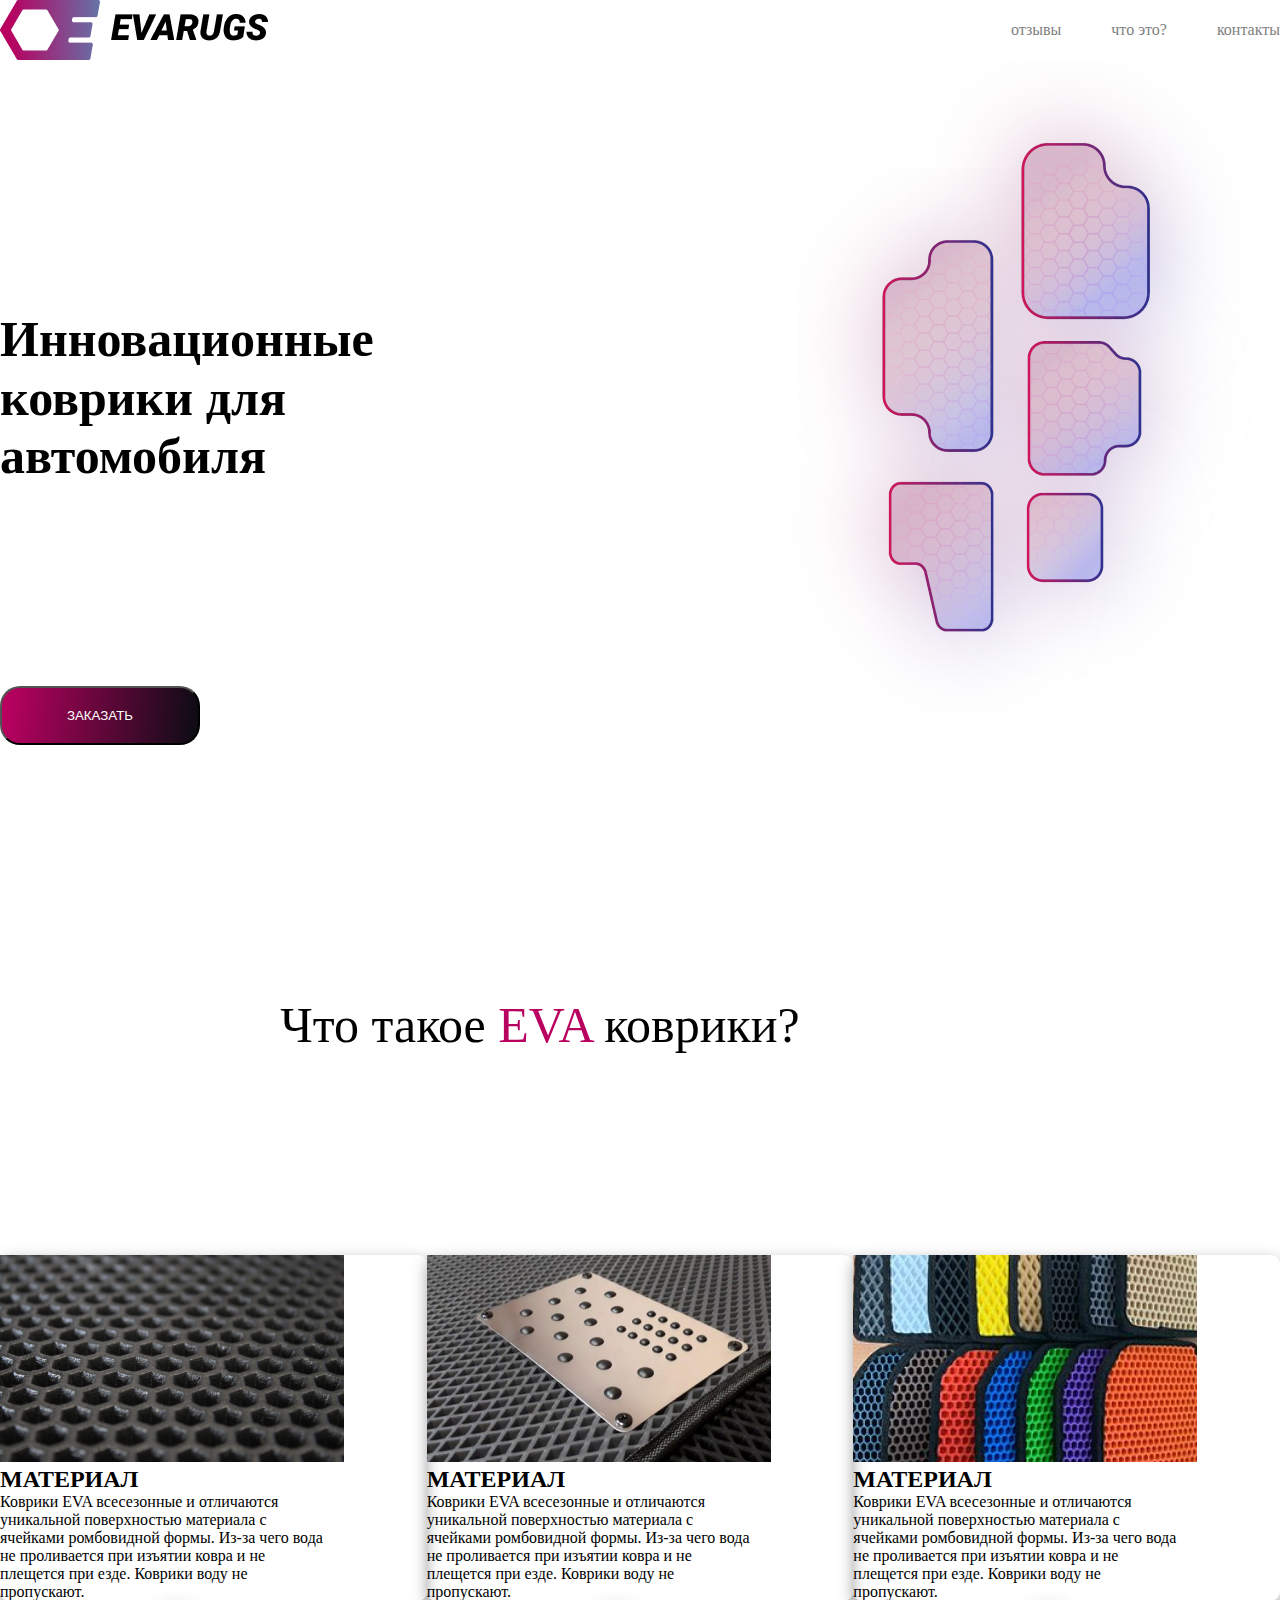
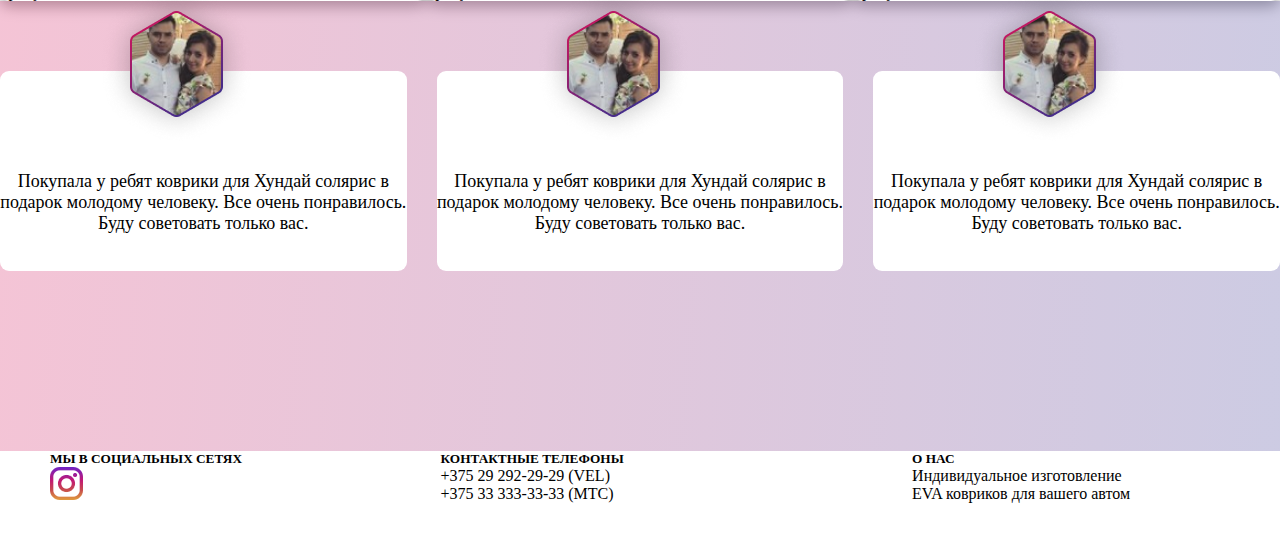
<file: index.html>
<!DOCTYPE html>
<html lang="en">
<head>
    <meta charset="UTF-8">
    <meta name="viewport" content="width=device-width, initial-scale=1.0">
    <title>Document</title>
    <link rel="stylesheet" href="./style.css">
</head>
<body>
    

<header class="container">
    <img class="" src="./Logo.png" alt="">
    <ul>
        <li><a href="#">отзывы</a></li>
        <li><a href="#">что это?</a></li>
        <li><a href="#">контакты</a></li>
    </ul>
</header>

<main class="container">
    <div  class="section-1">
     <div class="mmi">
        <h1>
            Инновационные коврики 
            для автомобиля
        </h1>

<a href="./registator.html">        <button>
    ЗАКАЗАТЬ
</button></a>
     </div>

        <img class="kk" src="./коврф 1.png" alt="">
    </div>


    <section class="ee">
<h1 class="y">Что такое <span>EVA </span>коврики?</h1>


<div class="rr container">
    <div class="card">
        <img src="./glam1.jpg" alt="">
        <h2>МАТЕРИАЛ</h2>
        <p>Коврики EVA всесезонные и отличаются уникальной поверхностью материала с ячейками ромбовидной формы. Из-за чего вода не проливается при изъятии ковра и не плещется при езде. Коврики воду не пропускают.</p>
    </div>
    <div class="card">
        <img src="./💀.jpg" alt="">
        <h2>МАТЕРИАЛ</h2>
        <p>Коврики EVA всесезонные и отличаются уникальной поверхностью материала с ячейками ромбовидной формы. Из-за чего вода не проливается при изъятии ковра и не плещется при езде. Коврики воду не пропускают.</p> 
    </div>
    <div class="card">
        <img src="./glam3.jpg" alt="">
        <h2>МАТЕРИАЛ</h2>
        <p>Коврики EVA всесезонные и отличаются уникальной поверхностью материала с ячейками ромбовидной формы. Из-за чего вода не проливается при изъятии ковра и не плещется при езде. Коврики воду не пропускают.</p>
    </div>
</div>
    </section>


    <div class="gg  container">
      <div class="tet">
        <img  class="lll" src="./Mask Group.png" alt="">
        <h4>Покупала у ребят коврики для Хундай солярис в подарок молодому человеку. Все очень понравилось. Буду советовать только вас.</h4>
      </div>
      <div class="tet">
        <img class="lll" src="./Mask Group.png" alt="">
        <h4>Покупала у ребят коврики для Хундай солярис в подарок молодому человеку. Все очень понравилось. Буду советовать только вас.</h4>
      </div>
      <div class="tet">
        <img class="lll" src="./Mask Group.png" alt="">
        <h4>Покупала у ребят коврики для Хундай солярис в подарок молодому человеку. Все очень понравилось. Буду советовать только вас.</h4>
      </div>
    </div>
</main>

<footer>
    <div class="megustastu">
        <h5>МЫ В СОЦИАЛЬНЫХ СЕТЯХ
            </h5>
            <img src="./insta.png" alt="">
    </div>

    <div class="ronaldo">
        <h5>КОНТАКТНЫЕ ТЕЛЕФОНЫ</h5>
        <p>+375 29 292-29-29 (VEL)
<br>
            +375 33 333-33-33 (МТС)</p>
    </div>
    <div class="op">
        <h5>О НАС</h5>
        <p>Индивидуальное изготовление<br> EVA ковриков для вашего автом</p>
    </div>
</footer>


</body>
</html>
</file>
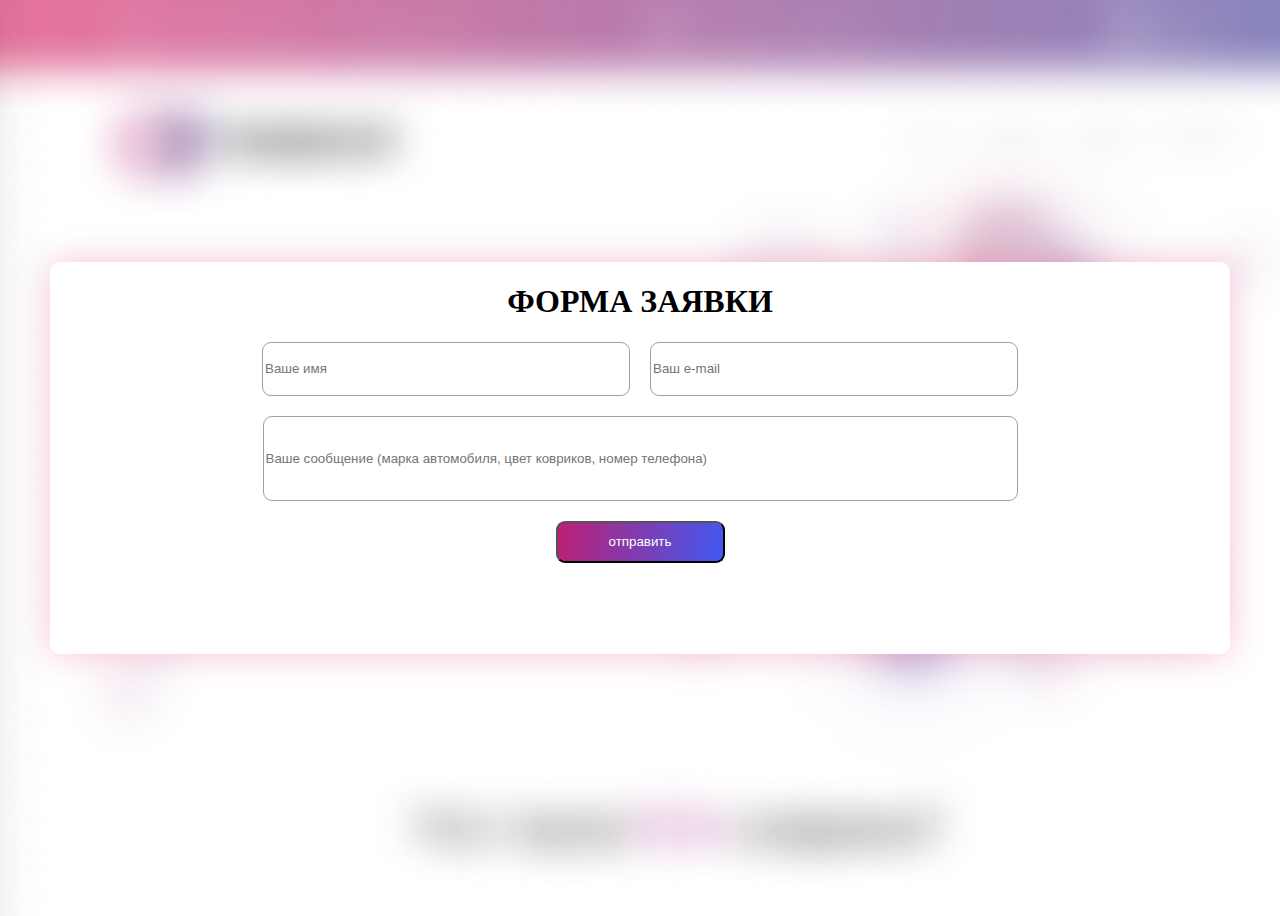
<file: registator.html>
<!DOCTYPE html>
<html lang="en">
<head>
    <meta charset="UTF-8">
    <meta name="viewport" content="width=device-width, initial-scale=1.0">
    <title>Document</title>
    <link rel="stylesheet" href="./registasto.css">
</head>
<body>

<div class="siuu">
    <h1>ФОРМА ЗАЯВКИ</h1>



    <div class="sui">
        <input type="text" placeholder="Ваше имя">
        <input placeholder="Ваш e-mail" type="text" >
    </div>
    <div class="pp">
        <input class="aas" type="text" placeholder="Ваше сообщение (марка автомобиля, цвет ковриков, номер телефона)">
    </div>

    <a class="kkl" href="./index.html"><button>отправить</button></a>
</div>





</body>
</html>
</file>
<file: style.css>
*{
    margin: 0px;
    padding: 0px;
    box-sizing: border-box;
}
.container{
    max-width: 1440px;
    margin: 0 auto;
}

header{
    display: flex;
    justify-content: space-between;
    align-items: center;
    margin:  0 50px;
    margin-top: 50px;
    
}

ul{
    display: flex;
    gap:50px ;
    list-style: none;
}
a{
    text-decoration: none;
    color: gray;
}

.section-1{
display: flex;
}
h1{width: 596;
    height: 119;
    top: 373px;
    left: 122px;
    font-family: Roboto;
font-weight: 900;
font-size: 50px;
line-height: 58.59px;
letter-spacing: 0%;
margin-top: 250px;
margin-right: 200px;
margin-bottom: 200px;
}
button{
 width: 200px;
 height: 59px;
background: linear-gradient(95.2deg, #B90160 2.23%, #0c0c14 99.51%);
color: white;
border-radius: 20px;
}

span{
   color: #B90160;
   font-family: Roboto;
   font-weight: 400;
   font-size: 50px;
   line-height: 58.59px;
   letter-spacing: 0%;
   text-align: center;
   
}
.y{
    font-family: Roboto;
font-weight: 400;
font-size: 50px;
line-height: 58.59px;
letter-spacing: 0%;
text-align: center;

}

.card{
    width: 250;
    height: 150;
    top: 1022px;
    left: 143px;
    border-radius: 9px;
    box-shadow: rgba(0, 0, 0, 0.35) 0px 5px 15px;

}
h2{
    width: 289;
height: 49;
top: 1252px;
left: 165px;

}
.rr{
    display: flex;
justify-content: space-between;

}
p{
  
    padding-right: 100px;
}

.gg{

background: linear-gradient(94.31deg, rgba(212, 20, 90, 0.25) 0.96%, rgba(46, 49, 146, 0.25) 104.83%);

display: flex;
justify-content: space-between;
height: 50vh;
gap: 30px;
position: absolute;
}
.tet{
    width: 436;
height: 200px;
top: 1759px;
border-radius: 9px;
background-color: white;
margin-top: 70px;


}
.lll{
    position: relative;
    top: -90px;
    left: 100px;
    
}
h4{
    font-family: Roboto;
font-weight: 300;
font-size: 18px;
line-height: 21.09px;
letter-spacing: 0%;
text-align: center;
width: 354;
height: 60;
top: 1822px;
left: 44px;
margin-top: -70px;
}

footer{
    margin-top: 450px;
    display: flex;
    justify-content: space-between;
   margin-left: 50px;
   margin-right: 50px;
   padding-bottom: 50px;
}


@media  ( max-width:992px){
ul{display: none;

}
.ee{
    text-align: center;
}
.rr{
    flex-direction: column;
    gap: 50px;
    margin-left: 50px;
    margin-right: 50px;
}
.gg{
    flex-direction: column;
 background-color: linear-gradient(94.31deg, rgba(212, 20, 90, 0.25) 0.96%, rgba(46, 49, 146, 0.25) 104.83%);;
 height: 200vh;
 width: 100%;
}
.tet{
  
 margin-left: 100px;
 margin-right: 100px;
 text-align: center;
 
}
footer{
    margin-top: 1000px;
}


}
@media ( max-width:576px   ){
    .kk{
        display: none;

    }
    .section-1{
        background-image: url(
            ./подложка\ 1.png
        );
        background-repeat: no-repeat;
        background-size: cover;
        height: 100vh;
    }
    .mmi{
       margin-left: 200px;
}
footer{
    flex-direction: column-reverse;
    gap: 20px;
}
}
</file>
<file: registasto.css>
body{
background-image: url(./Rectangle\ 18\ \(1\).png);
background-repeat: no-repeat;
background-size: cover;


display: flex;
justify-content: center;
align-items: center;
height: 100vh;
 
}
.siuu{
    width: 1180px;
    height: 392px;
    background-color: white;
    box-shadow: 0px 0px 35px 0px rgba(212, 20, 90, 0.25);
    border-radius: 10px;
    text-align: center;
}
input{
    width: 362px;
height: 50px;

border-radius: 9px;
border-width: 1px;
border: 1px solid #A1A1A1;
color: white;
}
.sui{
    display: flex;
    justify-content: center;
    gap: 20px;

}
.aas{
    width: 749px;
height: 81px;

border-radius: 9px;
border-width: 1px;
margin-top: 20px;
}
button{
    width: 169px;
height: 42px;

border-radius: 9px;
background: linear-gradient(96.12deg, #D4145A -21.03%, #3D5BF5 103.56%);
color: white;
margin-top: 20px;
}
</file>
